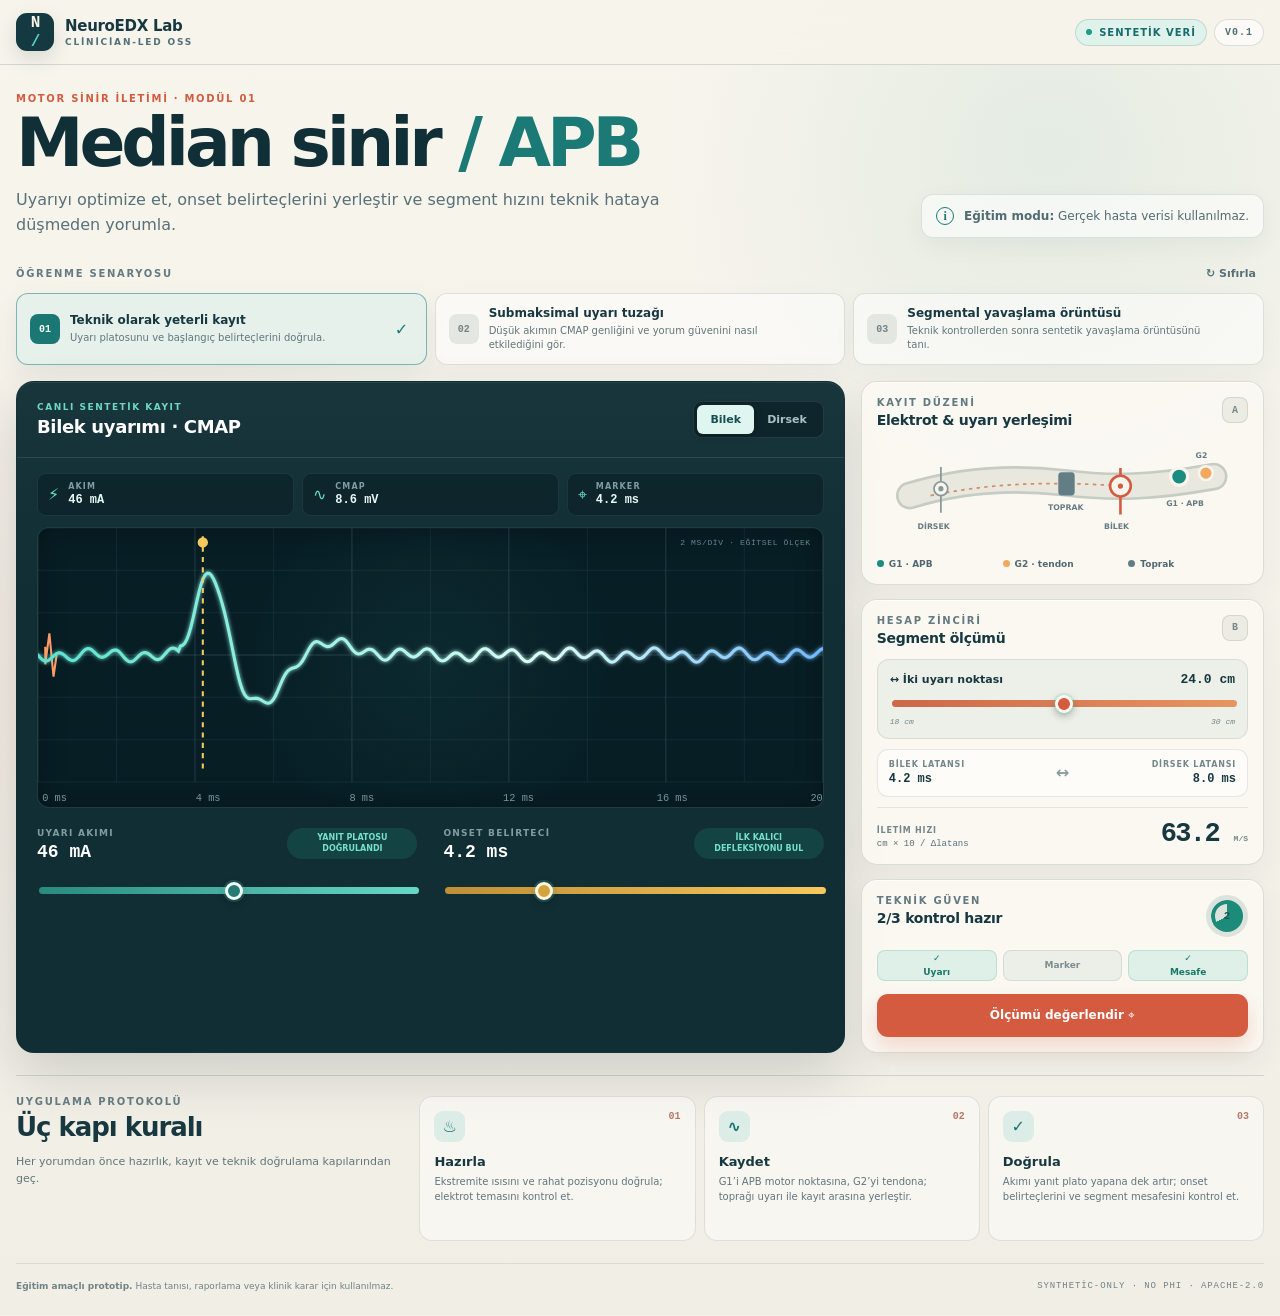
<file: index.html>
<!doctype html>
<html lang="tr">
  <head>
    <meta charset="UTF-8" />
    <meta name="viewport" content="width=device-width, initial-scale=1.0" />
    <meta
      name="description"
      content="Gerçek hasta verisi kullanmadan motor sinir iletimi uygulama ve yorumlama eğitimi."
    />
    <title>NeuroEDX Lab — EMG/NCS Eğitim Simülatörü</title>
    <link rel="stylesheet" href="./styles.css" />
  </head>
  <body>
    <header class="topbar">
      <div class="topbar-inner">
        <div class="brand">
          <span class="brand-mark" aria-hidden="true">N<span>/</span></span>
          <span>
            <strong>NeuroEDX Lab</strong>
            <small>Clinician-led OSS</small>
          </span>
        </div>
        <div class="badges">
          <span class="badge badge-data"><i></i>Sentetik veri</span>
          <span class="badge badge-version">v0.1</span>
        </div>
      </div>
    </header>

    <main class="shell">
      <section class="intro">
        <div>
          <p class="eyebrow">Motor sinir iletimi · Modül 01</p>
          <h1>Median sinir <span>/ APB</span></h1>
          <p class="lede">
            Uyarıyı optimize et, onset belirteçlerini yerleştir ve segment hızını teknik hataya düşmeden yorumla.
          </p>
        </div>
        <aside class="education-note">
          <span aria-hidden="true">i</span>
          <p><strong>Eğitim modu:</strong> Gerçek hasta verisi kullanılmaz.</p>
        </aside>
      </section>

      <section aria-labelledby="scenario-title" class="scenario-section">
        <div class="section-row">
          <h2 id="scenario-title" class="section-label">Öğrenme senaryosu</h2>
          <button id="reset-button" class="text-button" type="button">↻ Sıfırla</button>
        </div>
        <div id="scenario-list" class="scenario-list"></div>
      </section>

      <div class="workbench">
        <section class="instrument" aria-labelledby="trace-title">
          <div class="instrument-header">
            <div>
              <p class="instrument-kicker">Canlı sentetik kayıt</p>
              <h2 id="trace-title"><span id="site-heading">Bilek uyarımı</span> · CMAP</h2>
            </div>
            <div class="site-switch" role="group" aria-label="Uyarı noktası">
              <button class="site-button active" data-site="wrist" type="button">Bilek</button>
              <button class="site-button" data-site="elbow" type="button">Dirsek</button>
            </div>
          </div>

          <div class="trace-body">
            <div class="trace-metrics">
              <article><span>⚡</span><p><small>Akım</small><strong id="current-metric">46 mA</strong></p></article>
              <article><span>∿</span><p><small>CMAP</small><strong id="amplitude-metric">8.6 mV</strong></p></article>
              <article><span>⌖</span><p><small>Marker</small><strong id="marker-metric">4.2 ms</strong></p></article>
            </div>

            <div class="trace-window" role="img" aria-label="Sentetik CMAP dalga formu">
              <svg id="trace-svg" viewBox="0 0 760 270" aria-hidden="true">
                <defs>
                  <linearGradient id="trace-gradient" x1="0" x2="1">
                    <stop offset="0" stop-color="#5ce2cf" />
                    <stop offset="0.65" stop-color="#d9fff7" />
                    <stop offset="1" stop-color="#70b9ff" />
                  </linearGradient>
                  <filter id="trace-glow" x="-20%" y="-20%" width="140%" height="140%">
                    <feGaussianBlur stdDeviation="2" result="blur" />
                    <feMerge><feMergeNode in="blur" /><feMergeNode in="SourceGraphic" /></feMerge>
                  </filter>
                </defs>
                <g id="trace-grid"></g>
                <path d="M 7 115 L 7 132 L 11 102 L 15 144 L 18 123" fill="none" stroke="#ff9b67" stroke-width="2" />
                <path id="trace-path" fill="none" stroke="url(#trace-gradient)" stroke-width="3" stroke-linecap="round" filter="url(#trace-glow)" />
                <line id="marker-line" y1="8" y2="238" stroke="#f6c95c" stroke-width="2" stroke-dasharray="5 5" />
                <circle id="marker-dot" cy="14" r="5" fill="#f6c95c" />
                <g id="trace-labels"></g>
              </svg>
              <span class="calibration">2 ms/div · eğitsel ölçek</span>
            </div>
          </div>

          <div class="instrument-controls">
            <label class="control">
              <span class="control-top">
                <span><small>Uyarı akımı</small><strong id="current-value">46 mA</strong></span>
                <em id="current-status">Yanıt platosu doğrulandı</em>
              </span>
              <input id="current-slider" type="range" min="10" max="80" step="1" value="46" />
            </label>
            <label class="control marker-control">
              <span class="control-top">
                <span><small>Onset belirteci</small><strong id="marker-value">4.2 ms</strong></span>
                <em>İlk kalıcı defleksiyonu bul</em>
              </span>
              <input id="marker-slider" type="range" min="1" max="14" step="0.1" value="4.2" />
            </label>
          </div>
        </section>

        <aside class="side-stack">
          <section class="paper-panel" aria-labelledby="placement-title">
            <div class="panel-heading">
              <div><p class="section-label">Kayıt düzeni</p><h2 id="placement-title">Elektrot & uyarı yerleşimi</h2></div>
              <span>A</span>
            </div>
            <svg class="placement" viewBox="0 0 430 142" role="img" aria-label="Median motor NCS elektrot yerleşimi">
              <path d="M38 69 C93 52 155 47 216 54 C273 61 318 60 390 47" fill="none" stroke="#c5ccc3" stroke-width="32" stroke-linecap="round" />
              <path d="M38 69 C93 52 155 47 216 54 C273 61 318 60 390 47" fill="none" stroke="#e8e8de" stroke-width="26" stroke-linecap="round" />
              <path d="M62 69 C141 53 205 53 286 58" fill="none" stroke="#d58a6e" stroke-width="2" stroke-dasharray="4 5" />
              <g id="elbow-node"><line x1="74" y1="36" x2="74" y2="89"/><circle cx="74" cy="61" r="8"/><circle class="node-dot" cx="74" cy="61" r="3"/></g>
              <g id="wrist-node" class="selected"><line x1="282" y1="37" x2="282" y2="91"/><circle cx="282" cy="58" r="12"/><circle class="node-dot" cx="282" cy="58" r="3"/></g>
              <rect x="210" y="42" width="19" height="27" rx="4" fill="#637d84" />
              <circle cx="350" cy="47" r="10" fill="#1c8c83" stroke="#f8f5ec" stroke-width="4" />
              <circle cx="381" cy="43" r="8" fill="#f2a85f" stroke="#f8f5ec" stroke-width="3" />
              <text x="47" y="108">DİRSEK</text><text x="263" y="108">BİLEK</text>
              <text x="198" y="86">TOPRAK</text><text x="335" y="81">G1 · APB</text><text x="369" y="25">G2</text>
            </svg>
            <div class="legend"><span><i class="g1"></i>G1 · APB</span><span><i class="g2"></i>G2 · tendon</span><span><i class="ground"></i>Toprak</span></div>
          </section>

          <section class="paper-panel" aria-labelledby="measure-title">
            <div class="panel-heading">
              <div><p class="section-label">Hesap zinciri</p><h2 id="measure-title">Segment ölçümü</h2></div>
              <span>B</span>
            </div>
            <label class="distance-box">
              <span><b>↔ İki uyarı noktası</b><strong id="distance-value">24.0 cm</strong></span>
              <input id="distance-slider" type="range" min="18" max="30" step="0.5" value="24" />
              <small><i>18 cm</i><i>30 cm</i></small>
            </label>
            <div class="latencies">
              <span><small>Bilek latansı</small><strong id="wrist-latency">4.2 ms</strong></span>
              <b>↔</b>
              <span class="right"><small>Dirsek latansı</small><strong id="elbow-latency">8.2 ms</strong></span>
            </div>
            <div class="velocity">
              <span><small>İletim hızı</small><code>cm × 10 / Δlatans</code></span>
              <strong><span id="velocity-value">60.0</span> <small>m/s</small></strong>
            </div>
          </section>

          <section class="paper-panel" aria-labelledby="feedback-title">
            <div class="confidence">
              <div><p class="section-label">Teknik güven</p><h2 id="feedback-title"><span id="check-count">1</span>/3 kontrol hazır</h2></div>
              <span id="score-ring" class="score-ring">1</span>
            </div>
            <div class="checks">
              <span id="stim-check">Uyarı</span><span id="marker-check">Marker</span><span id="distance-check">Mesafe</span>
            </div>
            <div id="feedback" class="feedback" hidden></div>
            <button id="evaluate-button" class="primary-button" type="button">Ölçümü değerlendir <span>⌖</span></button>
          </section>
        </aside>
      </div>

      <section class="protocol" aria-labelledby="protocol-title">
        <div class="protocol-intro">
          <p class="section-label">Uygulama protokolü</p>
          <h2 id="protocol-title">Üç kapı kuralı</h2>
          <p>Her yorumdan önce hazırlık, kayıt ve teknik doğrulama kapılarından geç.</p>
        </div>
        <div class="protocol-grid">
          <article><span>♨</span><b>01</b><h3>Hazırla</h3><p>Ekstremite ısısını ve rahat pozisyonu doğrula; elektrot temasını kontrol et.</p></article>
          <article><span>∿</span><b>02</b><h3>Kaydet</h3><p>G1’i APB motor noktasına, G2’yi tendona; toprağı uyarı ile kayıt arasına yerleştir.</p></article>
          <article><span>✓</span><b>03</b><h3>Doğrula</h3><p>Akımı yanıt plato yapana dek artır; onset belirteçlerini ve segment mesafesini kontrol et.</p></article>
        </div>
      </section>

      <footer>
        <p><strong>Eğitim amaçlı prototip.</strong> Hasta tanısı, raporlama veya klinik karar için kullanılmaz.</p>
        <p>Synthetic-only · no PHI · Apache-2.0</p>
      </footer>
    </main>

    <script type="module" src="./app.mjs"></script>
  </body>
</html>
</file>
<file: styles.css>
:root {
  color-scheme: light;
  font-family: Inter, ui-sans-serif, system-ui, -apple-system, BlinkMacSystemFont, "Segoe UI", sans-serif;
  color: #173840;
  background: #f4f1e8;
  font-synthesis: none;
  text-rendering: optimizeLegibility;
}

* { box-sizing: border-box; }
body { margin: 0; min-width: 320px; background: radial-gradient(circle at 82% 11%, rgba(57,161,144,.1), transparent 24rem), radial-gradient(circle at 8% 52%, rgba(211,111,76,.065), transparent 26rem), linear-gradient(#f8f5ed,#f1eee5); }
button, input { font: inherit; }
button { cursor: pointer; }

.topbar { position: sticky; top: 0; z-index: 20; border-bottom: 1px solid rgba(21,51,59,.15); background: rgba(247,244,235,.93); backdrop-filter: blur(12px); }
.topbar-inner, .shell { width: min(1480px, calc(100% - 32px)); margin: auto; }
.topbar-inner { min-height: 64px; display: flex; align-items: center; justify-content: space-between; }
.brand { display: flex; align-items: center; gap: 11px; }
.brand > span:last-child { display: grid; }
.brand strong { font-size: 15px; letter-spacing: -.02em; }
.brand small { margin-top: 2px; color: #517078; font-size: 9px; font-weight: 800; letter-spacing: .2em; text-transform: uppercase; }
.brand-mark { width: 38px; height: 38px; display: grid; place-items: center; border-radius: 11px; background: #153940; color: #f6f3e9; box-shadow: 0 8px 20px rgba(21,57,64,.14); font-family: ui-monospace, monospace; font-weight: 900; letter-spacing: -.08em; }
.brand-mark span { color: #55d7c2; }
.badges { display: flex; gap: 7px; }
.badge { padding: 7px 10px; border: 1px solid rgba(21,51,59,.14); border-radius: 99px; font-size: 10px; font-weight: 800; letter-spacing: .1em; text-transform: uppercase; }
.badge-data { display: flex; align-items: center; gap: 7px; color: #176d6e; background: #dff2eb; }
.badge-data i { width: 6px; height: 6px; border-radius: 50%; background: #1f9d83; }
.badge-version { color: #527078; background: rgba(255,255,255,.55); font-family: ui-monospace, monospace; }

.shell { padding: 28px 0 0; }
.intro { margin-bottom: 24px; display: flex; align-items: end; justify-content: space-between; gap: 24px; }
.eyebrow, .section-label, .instrument-kicker { margin: 0; color: #d45b3f; font-size: 10px; font-weight: 900; letter-spacing: .17em; text-transform: uppercase; }
.intro h1 { margin: 8px 0 0; color: #102f37; font-size: clamp(2.6rem, 5.3vw, 4.8rem); line-height: .92; letter-spacing: -.06em; }
.intro h1 span { color: #1b7a76; }
.lede { max-width: 690px; margin: 14px 0 0; color: #587078; line-height: 1.55; }
.education-note { display: flex; gap: 10px; align-items: center; padding: 12px 14px; border: 1px solid rgba(21,51,59,.12); border-radius: 12px; background: rgba(255,255,255,.56); color: #536b72; box-shadow: 0 8px 24px rgba(26,60,66,.05); font-size: 12px; }
.education-note span { width: 18px; height: 18px; display: grid; place-items: center; flex: none; border: 1px solid #1b7a76; border-radius: 50%; color: #1b7a76; font-family: Georgia, serif; font-weight: 800; }
.education-note p { margin: 0; }

.section-row { display: flex; align-items: center; justify-content: space-between; }
.section-label { color: #647a80; }
.text-button { padding: 5px 8px; border: 0; background: transparent; color: #587078; font-size: 11px; font-weight: 800; }
.scenario-list { margin: 8px 0 16px; display: grid; grid-template-columns: repeat(3, 1fr); gap: 8px; }
.scenario-button { min-height: 72px; display: grid; grid-template-columns: 30px 1fr 18px; gap: 10px; align-items: center; padding: 11px 13px; border: 1px solid rgba(21,57,64,.13); border-radius: 12px; background: rgba(255,255,255,.5); color: #173840; text-align: left; box-shadow: 0 8px 24px rgba(20,55,62,.035); transition: .16s ease; }
.scenario-button:hover { transform: translateY(-1px); border-color: rgba(27,122,118,.3); }
.scenario-button[aria-pressed="true"] { border-color: rgba(27,122,118,.5); background: #e6f1eb; box-shadow: 0 9px 24px rgba(19,102,98,.08); }
.scenario-index { width: 30px; height: 30px; display: grid; place-items: center; border-radius: 8px; background: #e4e7e1; color: #738287; font: 900 10px ui-monospace, monospace; }
.scenario-button[aria-pressed="true"] .scenario-index { background: #1b7774; color: white; }
.scenario-copy strong, .scenario-copy small { display: block; }
.scenario-copy strong { font-size: 12px; }
.scenario-copy small { margin-top: 4px; color: #61767c; font-size: 10px; line-height: 1.4; }
.scenario-check { color: #1b7a76; font-weight: 900; }

.workbench { display: grid; grid-template-columns: minmax(0,1.48fr) minmax(330px,.72fr); gap: 16px; }
.instrument { overflow: hidden; border: 1px solid rgba(18,48,55,.4); border-radius: 18px; background: linear-gradient(rgba(255,255,255,.035), transparent 32%), #112e35; box-shadow: 0 24px 54px rgba(17,46,53,.16), inset 0 1px rgba(255,255,255,.06); }
.instrument-header { min-height: 76px; display: flex; align-items: center; justify-content: space-between; padding: 15px 20px; border-bottom: 1px solid rgba(255,255,255,.1); }
.instrument-kicker { color: #6dd7c5; font-size: 9px; }
.instrument-header h2 { margin: 4px 0 0; color: white; font-size: 18px; letter-spacing: -.02em; }
.site-switch { display: flex; padding: 3px; border: 1px solid rgba(255,255,255,.1); border-radius: 9px; background: rgba(4,22,28,.5); }
.site-button { padding: 8px 13px; border: 0; border-radius: 6px; background: transparent; color: #a9c2c6; font-size: 11px; font-weight: 850; }
.site-button.active { background: #dff5ef; color: #164f50; box-shadow: 0 2px 10px rgba(0,0,0,.18); }
.trace-body { padding: 15px 20px 0; }
.trace-metrics { display: grid; grid-template-columns: repeat(3,1fr); gap: 8px; margin-bottom: 11px; }
.trace-metrics article { display: flex; gap: 9px; align-items: center; padding: 8px 10px; border: 1px solid rgba(174,214,216,.1); border-radius: 9px; background: rgba(4,22,28,.42); }
.trace-metrics article > span { color: #65dfca; }
.trace-metrics p { margin: 0; display: grid; }
.trace-metrics small { color: #7f9ea4; font-size: 8px; font-weight: 800; letter-spacing: .14em; text-transform: uppercase; }
.trace-metrics strong { margin-top: 2px; color: #e8f8f6; font: 800 12px ui-monospace, monospace; }
.trace-window { position: relative; overflow: hidden; border: 1px solid rgba(132,195,194,.18); border-radius: 12px; background: radial-gradient(circle at 50% 48%,rgba(52,139,134,.11),transparent 43%),#071e25; box-shadow: inset 0 0 28px rgba(0,0,0,.32); }
.trace-window svg { width: 100%; height: auto; display: block; }
.calibration { position: absolute; top: 10px; right: 12px; color: #68868c; font: 8px ui-monospace, monospace; letter-spacing: .08em; text-transform: uppercase; }
.instrument-controls { display: grid; grid-template-columns: repeat(2,1fr); gap: 26px; padding: 20px; }
.control { display: block; }
.control-top { min-height: 52px; display: flex; align-items: start; justify-content: space-between; gap: 8px; }
.control-top > span { display: grid; }
.control-top small { color: #829da2; font-size: 9px; font-weight: 800; letter-spacing: .14em; text-transform: uppercase; }
.control-top strong { margin-top: 4px; color: white; font: 900 18px ui-monospace, monospace; }
.control-top em { max-width: 130px; padding: 5px 7px; border-radius: 99px; background: rgba(29,128,111,.25); color: #75e1cd; font-size: 8px; font-style: normal; font-weight: 850; line-height: 1.35; text-align: center; text-transform: uppercase; }
.control-top em.warning { background: rgba(213,109,73,.18); color: #f3ab82; }
input[type="range"] { width: 100%; height: 18px; appearance: none; background: transparent; }
input[type="range"]::-webkit-slider-runnable-track { height: 7px; border-radius: 99px; background: linear-gradient(90deg,#2a8a7d,#68d8c6); }
input[type="range"]::-webkit-slider-thumb { width: 18px; height: 18px; margin-top: -5.5px; appearance: none; border: 3px solid #effbf8; border-radius: 50%; background: #277b74; box-shadow: 0 0 0 2px rgba(102,220,201,.2),0 3px 8px rgba(0,0,0,.3); }
.marker-control input::-webkit-slider-runnable-track { background: linear-gradient(90deg,#be8f35,#f6c95c); }
.marker-control input::-webkit-slider-thumb { border-color: #fff5d9; background: #d5a33e; }
input[type="range"]:focus-visible { outline: 2px solid #66d9c6; outline-offset: 4px; border-radius: 8px; }

.side-stack { display: grid; align-content: start; gap: 14px; }
.paper-panel { padding: 15px; border: 1px solid rgba(23,56,64,.14); border-radius: 16px; background: rgba(252,250,243,.84); box-shadow: 0 10px 30px rgba(22,56,64,.055), inset 0 1px rgba(255,255,255,.72); }
.panel-heading, .confidence { display: flex; align-items: start; justify-content: space-between; }
.panel-heading h2, .confidence h2 { margin: 4px 0 0; font-size: 14px; letter-spacing: -.02em; }
.panel-heading > span { width: 26px; height: 26px; display: grid; place-items: center; border: 1px solid rgba(23,56,64,.12); border-radius: 8px; background: #ecece4; color: #77878a; font: 900 10px ui-monospace, monospace; }
.placement { width: 100%; height: auto; display: block; margin-top: 8px; }
.placement text { fill: #667b80; font-size: 9px; font-weight: 800; }
#wrist-node line, #wrist-node circle:not(.node-dot), #elbow-node line, #elbow-node circle:not(.node-dot) { stroke: #87989b; stroke-width: 2; fill: #f8f5ec; }
#wrist-node .node-dot, #elbow-node .node-dot { fill: #87989b; }
#wrist-node.selected line, #wrist-node.selected circle:not(.node-dot), #elbow-node.selected line, #elbow-node.selected circle:not(.node-dot) { stroke: #d45b3f; stroke-width: 3; }
#wrist-node.selected .node-dot, #elbow-node.selected .node-dot { fill: #d45b3f; }
.legend { display: grid; grid-template-columns: repeat(3,1fr); gap: 6px; color: #506970; font-size: 9px; font-weight: 800; }
.legend span { display: flex; gap: 5px; align-items: center; }
.legend i { width: 7px; height: 7px; border-radius: 50%; }
.legend .g1 { background: #1c8c83; }.legend .g2 { background: #f2a85f; }.legend .ground { background: #627b84; }
.distance-box { display: block; margin-top: 13px; padding: 12px; border: 1px solid rgba(23,56,64,.1); border-radius: 12px; background: #edf0e8; }
.distance-box > span { display: flex; align-items: center; justify-content: space-between; font-size: 11px; }
.distance-box strong { font: 900 13px ui-monospace, monospace; }
.distance-box input { margin-top: 8px; }
.distance-box input::-webkit-slider-runnable-track { background: linear-gradient(90deg,#cc674a,#e79561); }
.distance-box input::-webkit-slider-thumb { border-color: #fffaf0; background: #d45b3f; }
.distance-box > small { display: flex; justify-content: space-between; color: #72868a; font: 8px ui-monospace, monospace; }
.latencies { margin-top: 10px; display: grid; grid-template-columns: 1fr auto 1fr; align-items: center; gap: 8px; padding: 10px 11px; border: 1px solid rgba(23,56,64,.1); border-radius: 11px; background: rgba(255,255,255,.55); }
.latencies span { display: grid; }.latencies .right { text-align: right; }
.latencies small, .velocity small { color: #74868a; font-size: 8px; font-weight: 800; letter-spacing: .1em; text-transform: uppercase; }
.latencies strong { margin-top: 3px; font: 900 12px ui-monospace, monospace; }
.latencies > b { color: #8a9b9e; }
.velocity { margin-top: 10px; display: flex; align-items: end; justify-content: space-between; padding-top: 11px; border-top: 1px solid rgba(23,56,64,.1); }
.velocity > span { display: grid; }
.velocity code { margin-top: 4px; color: #587177; font-size: 9px; }
.velocity > strong { font: 900 27px ui-monospace, monospace; letter-spacing: -.06em; }
.velocity > strong small { letter-spacing: normal; }
.score-ring { --score: 33%; width: 42px; height: 42px; display: grid; place-items: center; border: 5px solid #dce3dd; border-radius: 50%; background: #fbfaf4; color: #1e5557; font: 900 11px ui-monospace, monospace; box-shadow: 0 0 0 4px #1d8b7a inset; }
.checks { margin-top: 13px; display: grid; grid-template-columns: repeat(3,1fr); gap: 6px; }
.checks span { min-height: 31px; display: grid; place-items: center; border: 1px solid rgba(23,56,64,.1); border-radius: 8px; background: #eceee8; color: #7e8d8f; font-size: 9px; font-weight: 850; }
.checks span.ready { border-color: rgba(33,139,121,.18); background: #def0e8; color: #1c776b; }
.checks span.ready::before { content: "✓ "; }
.feedback { margin-top: 12px; display: flex; gap: 8px; padding: 11px; border: 1px solid rgba(205,99,65,.18); border-radius: 10px; background: #f8e8dd; color: #8f402d; font-size: 10px; line-height: 1.55; }
.feedback[hidden] { display: none; }
.feedback.success { border-color: rgba(28,128,111,.2); background: #def1e8; color: #17675e; }
.feedback strong { display: block; margin-bottom: 2px; font-size: 12px; }
.primary-button { width: 100%; min-height: 43px; margin-top: 13px; border: 0; border-radius: 11px; background: #d45b3f; color: white; box-shadow: 0 10px 20px rgba(212,91,63,.2); font-size: 12px; font-weight: 850; }
.primary-button:hover { background: #bd4e35; }

.protocol { margin-top: 22px; display: grid; grid-template-columns: .62fr 1.38fr; gap: 24px; padding-top: 20px; border-top: 1px solid rgba(23,56,64,.15); }
.protocol-intro h2 { margin: 5px 0 0; font-size: 26px; letter-spacing: -.04em; }
.protocol-intro > p:last-child { max-width: 390px; color: #60767b; font-size: 11px; line-height: 1.6; }
.protocol-grid { display: grid; grid-template-columns: repeat(3,1fr); gap: 8px; }
.protocol-grid article { min-height: 145px; position: relative; padding: 14px; border: 1px solid rgba(23,56,64,.12); border-radius: 13px; background: rgba(255,255,255,.46); }
.protocol-grid article > span { width: 31px; height: 31px; display: grid; place-items: center; border-radius: 9px; background: #dcece6; color: #1c746f; font-weight: 900; }
.protocol-grid article > b { position: absolute; top: 14px; right: 14px; color: #b87969; font: 900 10px ui-monospace, monospace; }
.protocol-grid h3 { margin: 12px 0 0; font-size: 13px; }
.protocol-grid p { margin: 5px 0 0; color: #60767b; font-size: 10px; line-height: 1.55; }
footer { margin-top: 22px; display: flex; justify-content: space-between; gap: 16px; padding: 17px 0 24px; border-top: 1px solid rgba(23,56,64,.1); color: #718287; font-size: 9px; }
footer p { margin: 0; } footer p:last-child { font-family: ui-monospace, monospace; letter-spacing: .1em; text-transform: uppercase; }

@media (max-width: 1120px) {
  .workbench { grid-template-columns: 1fr; }
  .side-stack { grid-template-columns: repeat(3,1fr); }
}
@media (max-width: 820px) {
  .intro { align-items: start; flex-direction: column; }
  .scenario-list, .side-stack, .protocol-grid { grid-template-columns: 1fr; }
  .protocol { grid-template-columns: 1fr; }
  .side-stack { display: grid; }
}
@media (max-width: 600px) {
  .topbar-inner, .shell { width: min(100% - 24px, 1480px); }
  .badge-data { display: none; }
  .instrument-header { align-items: start; flex-direction: column; }
  .instrument-controls { grid-template-columns: 1fr; }
  .trace-body, .instrument-controls { padding-left: 12px; padding-right: 12px; }
  .trace-metrics article > span, .calibration { display: none; }
  footer { flex-direction: column; }
}
@media (prefers-reduced-motion: reduce) { * { scroll-behavior: auto !important; transition-duration: .01ms !important; } }
</file>
